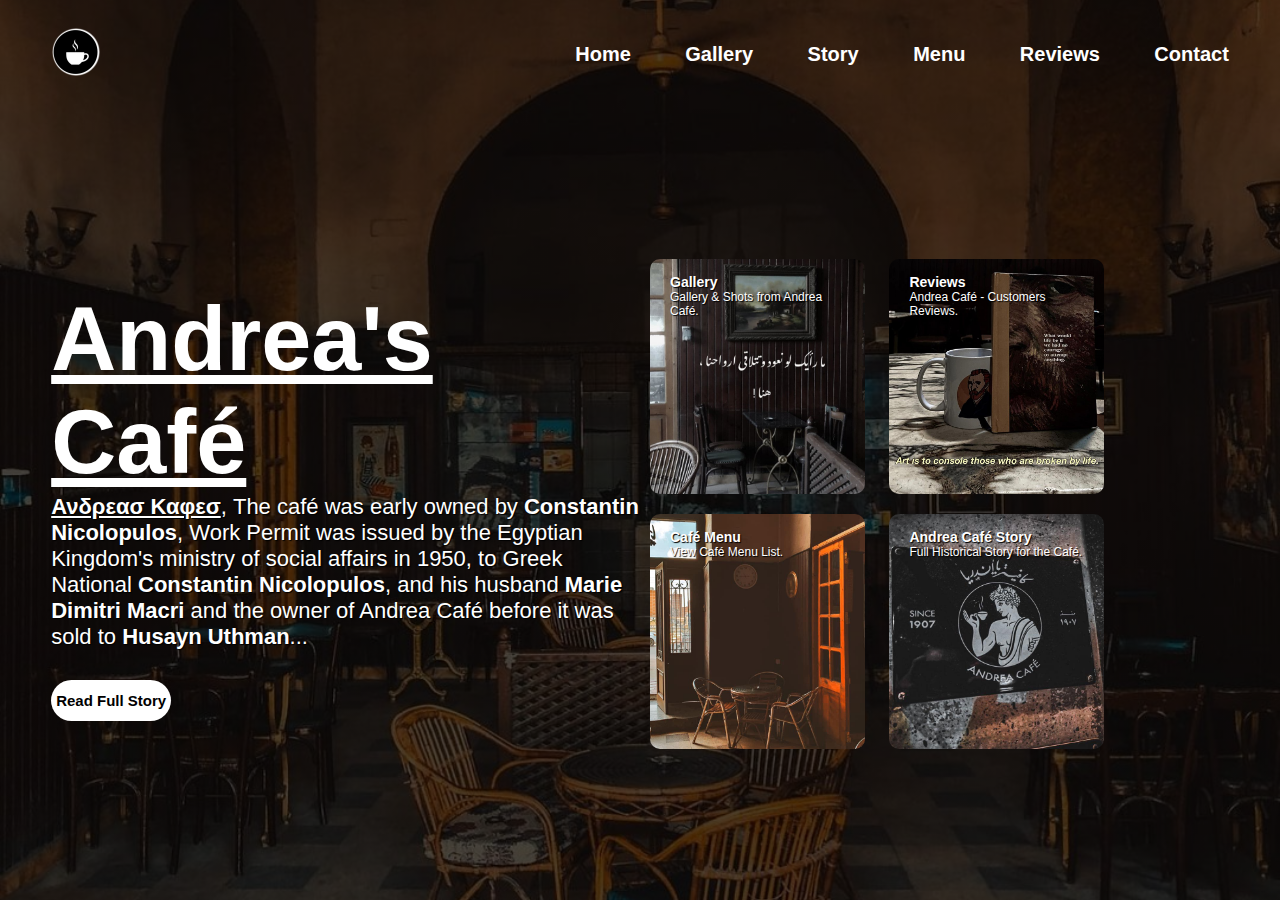
<file: index.html>
<!DOCTYPE html>
<html lang="en">
<html>
   <head>
      <title>Ανδρεασ Καφεσ - Andrea Café</title>
      <link rel="stylesheet" href="assets/css/index.css">
      <link rel="icon" href="assets/img/logo.png" type="image/x-icon">
   </head>
   <body>
      <div class='container'>
         <div class='navbar'>
            <a href='team.html' target="_blank">
            <img class='logo' src='assets/img/logo.png' title="View Our Team!"></a>
            <nav>
               <ul>
                  <b>
                     <li>
                        <a href='index.html' target="_blank" class="nav-link">Home</a>
                     </li>
                     <li>
                        <a href='gallery.html' target="_blank" class="nav-link">Gallery</a>
                     </li>
                     <li>
                        <a href='story.html' target="_blank" class="nav-link">Story</a>
                     </li>
                     <li>
                        <a href='menu.html' target="_blank" class="nav-link">Menu</a>
                     </li>
                     <li>
                        <a href='reviews.html' target="_blank" class="nav-link">Reviews</a>
                     </li>
                     <li>
                        <a href='contact.html' target="_blank" class="nav-link">Contact</a>
                     </li>
                  </b>
               </ul>
            </nav>
         </div>
         <div class='row'>
            <div class='col'>
               <h1><u>Andrea's Café</u></h1>
               <p><b><u>Ανδρεασ Καφεσ</u></b>, The café was early owned by <b>Constantin Nicolopulos</b>, Work Permit was issued by the Egyptian Kingdom's ministry of social affairs in 1950, to Greek National <b>Constantin Nicolopulos</b>, and his husband <b>Marie Dimitri Macri</b> and the owner of Andrea Café before it was sold to <b>Husayn Uthman</b>...</p>
               <button type='button'>
               <a href='story.html' target="_blank"><b>Read Full Story</b></a>
               </button>
            </div>
            <div class='col'>
               <!-- card 1 -->
               <a href='gallery.html' target="_blank" class="card-link">
                  <div class='card card1'>
                     <h5>Gallery</h5>
                     <p>Gallery & Shots from Andrea Café.</p>
                  </div>
               </a>
               <!-- card 2 -->
               <a href='reviews.html' target="_blank" class="card-link">
                  <div class='card card2'>
                     <h5>Reviews</h5>
                     <p>Andrea Café - Customers Reviews.</p>
                  </div>
               </a>
               <!-- card 3 -->
               <a href='menu.html' target="_blank" class="card-link">
                  <div class='card card3'>
                     <h5>Café Menu</h5>
                     <p>View Café Menu List.</p>
                  </div>
               </a>
               <!-- card 4 -->
               <a href='story.html' target="_blank" class="card-link">
                  <div class='card card4'>
                     <h5>Andrea Café Story</h5>
                     <p>Full Historical Story for the Café.</p>
                  </div>
               </a>
            </div>
         </div>
      </div>
   </body>
</html>
</file>
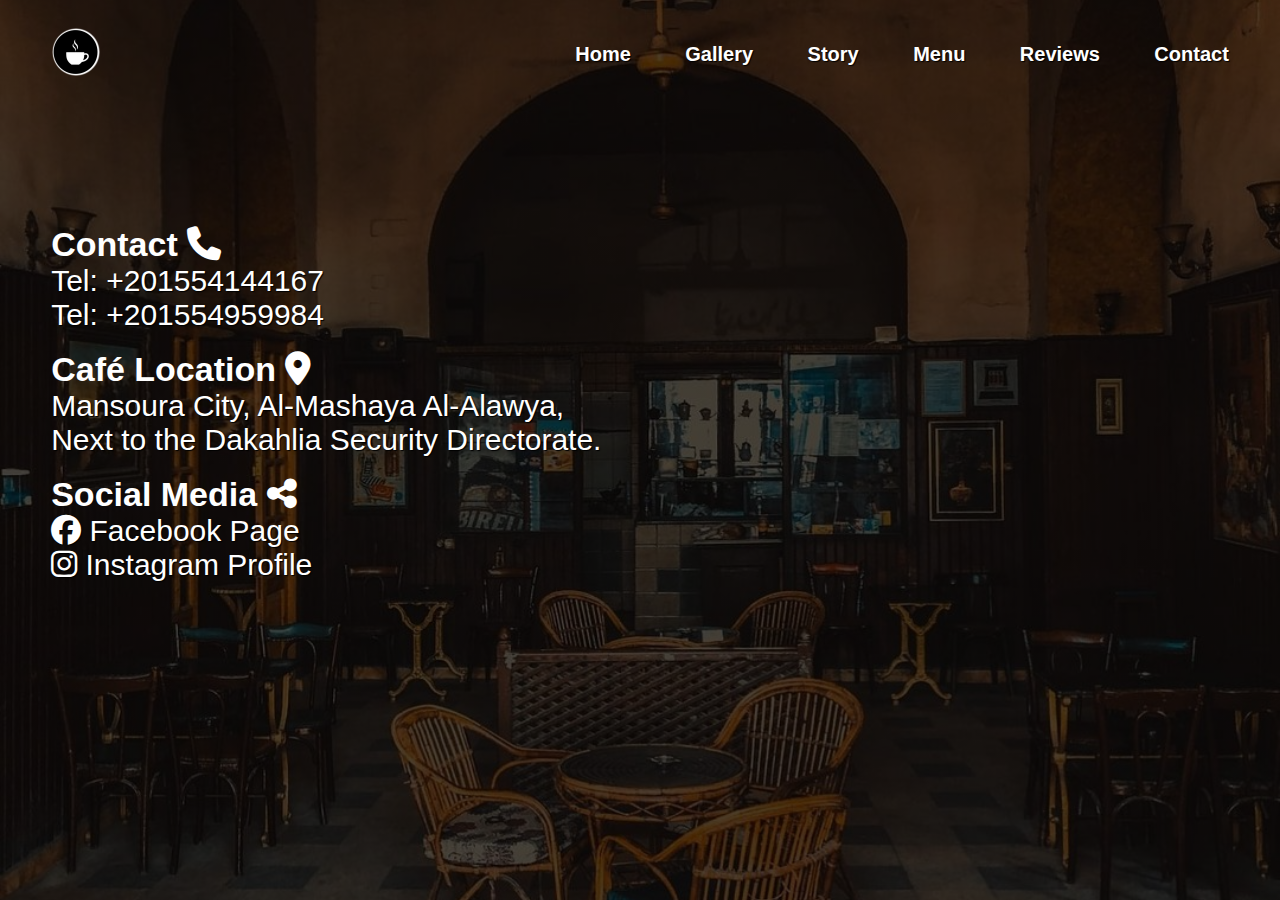
<file: contact.html>
<!DOCTYPE html>
<html lang="en">
   <head>
      <title>Andrea Café - Contact</title>
      <link rel="stylesheet" href="assets/css/contact.css">
      <link rel="stylesheet" href="https://cdnjs.cloudflare.com/ajax/libs/font-awesome/6.2.0/css/all.min.css">
      <link rel="icon" href="assets/img/logo.png" type="image/x-icon">
   </head>
   <body>
      <div class='container'>
      <div class='navbar'>
         <a href='team.html' target="_blank">
         <img class='logo' src='assets/img/logo.png' title="View Our Team!"></a>
         <nav>
            <ul>
               <b>
                  <li>
                     <a href='index.html' target="_blank" class="nav-link">Home</a>
                  </li>
                  <li>
                     <a href='gallery.html' target="_blank" class="nav-link">Gallery</a>
                  </li>
                  <li>
                     <a href='story.html' target="_blank" class="nav-link">Story</a>
                  </li>
                  <li>
                     <a href='menu.html' target="_blank" class="nav-link">Menu</a>
                  </li>
                  <li>
                     <a href='reviews.html' target="_blank" class="nav-link">Reviews</a>
                  </li>
                  <li>
                     <a href='contact.html' target="_blank" class="nav-link">Contact</a>
                  </li>
               </b>
            </ul>
         </nav>
      </div>
      <div class="map">
         <iframe src="https://www.google.com/maps/embed?pb=!1m18!1m12!1m3!1d1709.1271285481857!2d31.37812426662358!3d31.047020641582613!2m3!1f0!2f0!3f0!3m2!1i1024!2i768!4f13.1!3m3!1m2!1s0x14f79dbf48c70003%3A0xffe3323ddfbdd215!2z2YPYp9mB2YrZhyDYo9mG2K_YsdmK2Kc!5e0!3m2!1sen!2seg!4v1680846373082!5m2!1sen!2seg" width="580" height="400" style="border:0;" allowfullscreen="" loading="lazy" referrerpolicy="no-referrer-when-downgrade"></iframe>
      </div>
      <div class="content">
         <h1>Contact <i class="fa-solid fa-phone"></i></h1>
         <p>Tel: +201554144167</p>
         <p>Tel: +201554959984</p>
         <br>
         <h2>Café Location <i class="fa-solid fa-location-dot"></i></h2>
         <p>Mansoura City, Al-Mashaya Al-Alawya,<br>Next to the Dakahlia Security Directorate.</p>
         <br>
         <h3>Social Media <i class="fa-sharp fa-solid fa-share-nodes"></i></h3>
         <ul>
            <li>
               <a href="https://web.facebook.com/Andreacafe0/" target="_blank"><i class="fa-brands fa-facebook"></i> Facebook Page</a>
            </li>
            <li>
               <a href="https://www.instagram.com/andreacafe_0/" target="_blank"><i class="fa-brands fa-instagram"></i> Instagram Profile</a>
            </li>
         </ul>
      </div>
   </body>
</html>
</file>
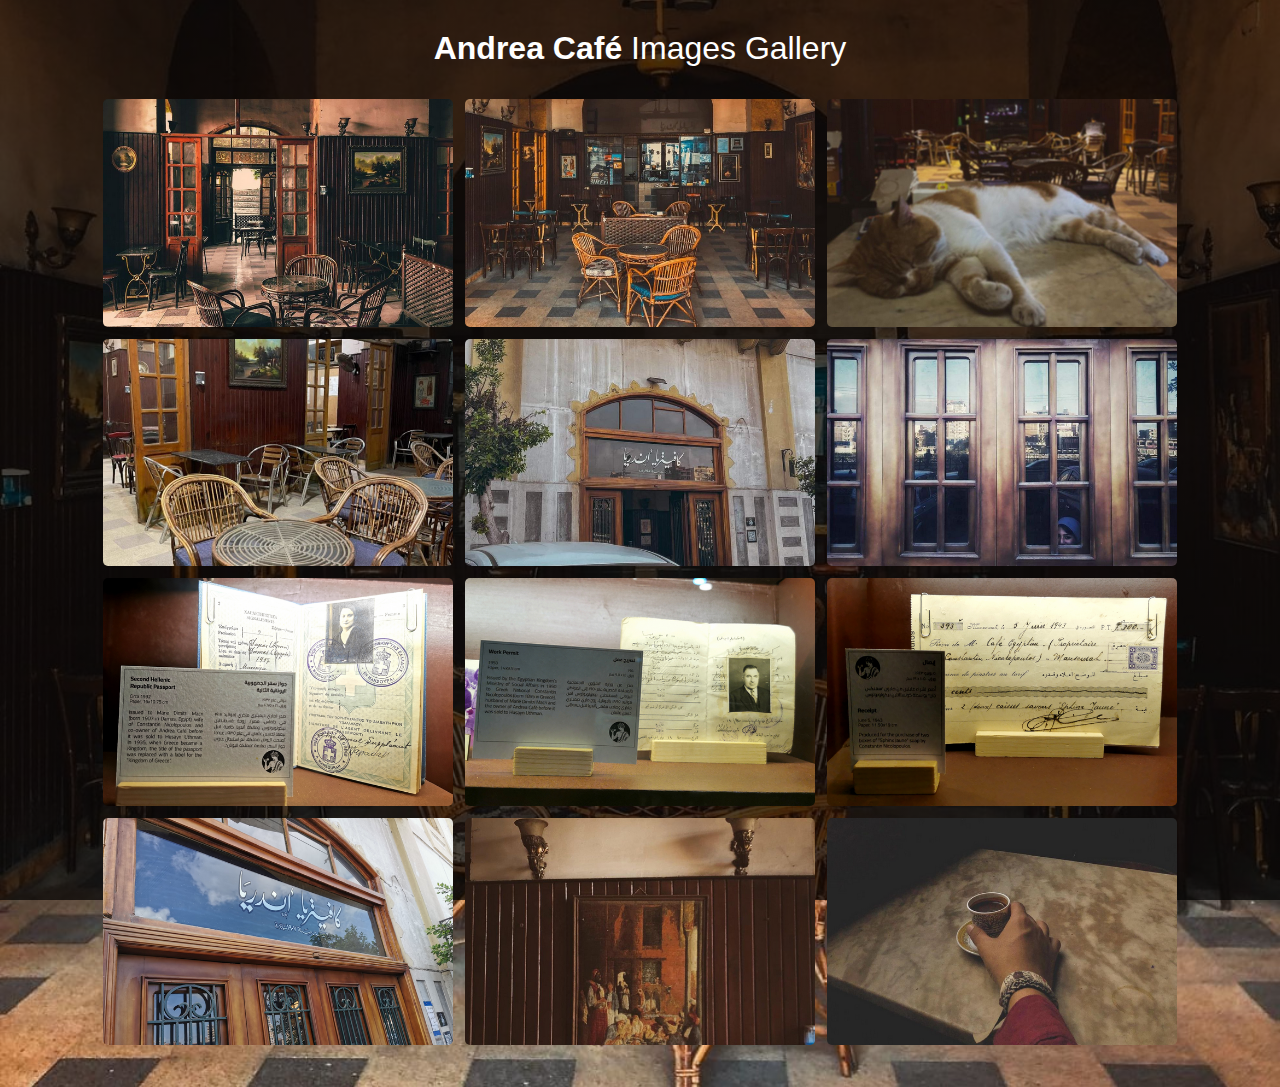
<file: gallery.html>
<!DOCTYPE html>
<html lang="en">
   <head>
      <title>Andrea Café - Gallery</title>
      <link rel="stylesheet" href="assets/css/gallery.css" />
      <link rel="icon" href="assets/img/logo.png" type="image/x-icon">
   </head>
   <body>
      <div class="container">
         <h2 class="heading-text">Andrea Café <span>Images Gallery</span></h2>
         <ul class="image-gallery">
            <li>
               <img src="assets/img/IMG_20230604_1.png" alt="Andrea Café" />
               <div class="overlay"><span>Recent photo of Andrea's Café from inside.</span></div>
            </li>
            <li>
               <img src="assets/img/IMG_20230604_2.png" alt="Andrea Café" />
               <div class="overlay"><span>Recent photo of Andrea's Café from inside.</span></div>
            </li>
            <li>
               <img src="assets/img/IMG_20230604_3.png" alt="Andrea Café" />
               <div class="overlay"><span>Photo of cat sleeping inside Andrea's Café.</span></div>
            </li>
            <li>
               <img src="assets/img/IMG_20230604_4.png" alt="Andrea Café" />
               <div class="overlay"><span>Recent photo of Andrea's Café from inside.</span></div>
            </li>
            <li>
               <img src="assets/img/IMG_20230604_5.png" alt="Andrea Café" />
               <div class="overlay"><span>Recent photo of Andrea's Café from outside.</span></div>
            </li>
            <li>
               <img src="assets/img/IMG_20230604_6.png" alt="Andrea Café" />
               <div class="overlay"><span>Portrait of a smiling girl in front of Café.</span></div>
            </li>
            <li>
               <img src="assets/img/IMG_20230604_7.png" alt="Andrea Café" />
               <div class="overlay"><span>Marie Dimitri Macri Passport.</span></div>
            </li>
            <li>
               <img src="assets/img/IMG_20230604_8.png" alt="Andrea Café" />
               <div class="overlay"><span>Constantin Nicolopulos Passport.</span></div>
            </li>
            <li>
               <img src="assets/img/IMG_20230604_9.png" alt="Andrea Café" />
               <div class="overlay"><span>Receipt produced for purchase of two boxes of "Sphinx Jaune" soap.</span></div>
            </li>
            <li>
               <img src="assets/img/IMG_20230604_10.png" alt="Andrea Café" />
               <div class="overlay"><span>Recent photo of Andrea's Café from outside.</span></div>
            </li>
            <li>
               <img src="assets/img/IMG_20230604_11.png" alt="Andrea Café" />
               <div class="overlay"><span>A painting on one of the walls of Andrea Café.</span></div>
            </li>
            <li>
               <img src="assets/img/IMG_20230604_12.png" alt="Andrea Café" />
               <div class="overlay"><span>Girl portraying streak in Café.</span></div>
            </li>
         </ul>
      </div>
   </body>
</html>
</file>
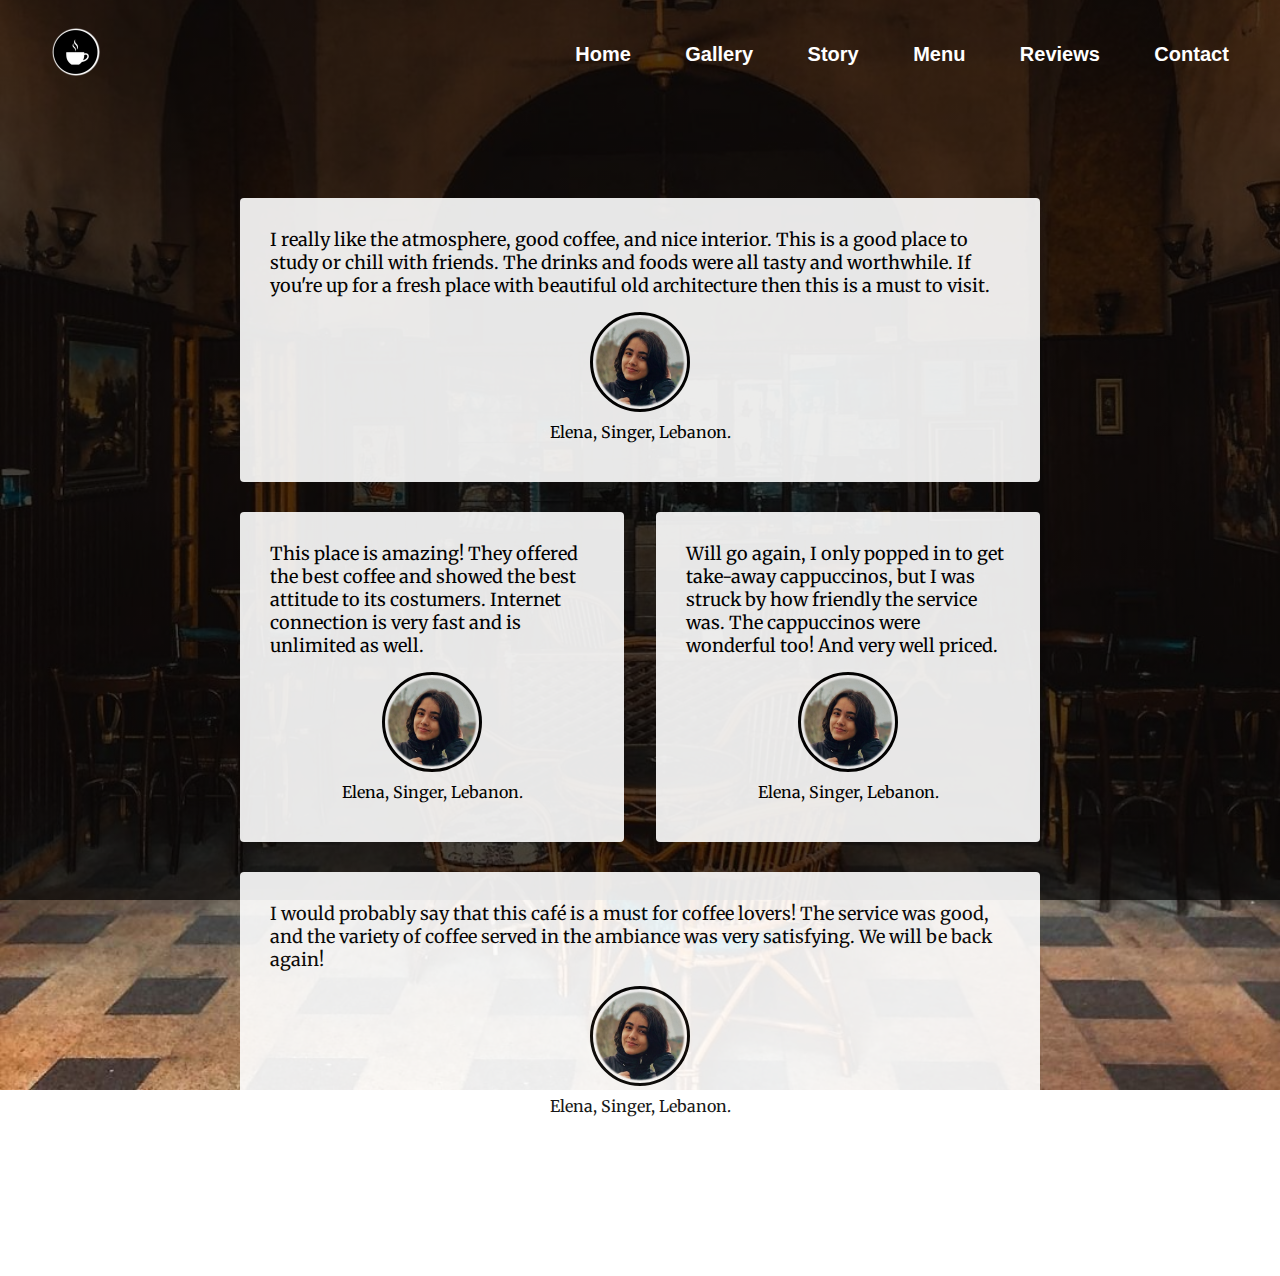
<file: reviews.html>
<!DOCTYPE html>
<html lang="en">
   <head>
      <title>Andrea Café - Reviews</title>
      <link rel="stylesheet" href="assets/css/reviews.css">
      <link href="https://fonts.googleapis.com/css2?family=Lato:wght@400;700&display=swap" rel="stylesheet">
      <link href="https://fonts.googleapis.com/css2?family=Merriweather:ital,wght@1,700&display=swap" rel="stylesheet">
      <link rel="icon" href="assets/img/logo.png" type="image/x-icon">
   </head>
   <body>
      <div class='container'>
      <div class='navbar'>
         <a href='team.html' target="_blank">
         <img class='logo' src='assets/img/logo.png' title="View Our Team!"></a>
         <nav>
            <ul>
               <b>
                  <li>
                     <a href='index.html' target="_blank" class="nav-link">Home</a>
                  </li>
                  <li>
                     <a href='gallery.html' target="_blank" class="nav-link">Gallery</a>
                  </li>
                  <li>
                     <a href='story.html' target="_blank" class="nav-link">Story</a>
                  </li>
                  <li>
                     <a href='menu.html' target="_blank" class="nav-link">Menu</a>
                  </li>
                  <li>
                     <a href='reviews.html' target="_blank" class="nav-link">Reviews</a>
                  </li>
                  <li>
                     <a href='contact.html' target="_blank" class="nav-link">Contact</a>
                  </li>
               </b>
            </ul>
         </nav>
      </div>
      <section class="reviewers">
      <div class="t_wrapper">
      <div class="item">
         <blockquote>
            I really like the atmosphere, good coffee, and nice interior. This is a good place to study or chill with friends. The drinks and foods were all tasty and worthwhile. If you're up for a fresh place with beautiful old architecture then this is a must to visit.
         </blockquote>
         <img src="assets/img/elena-review.png" alt="photo">
         <p>Elena, Singer, Lebanon.</p>
      </div>
      <!-- .item -->
      <div class="two-col-reviewers">
         <div class="item">
            <blockquote>
                This place is amazing! They offered the best coffee and showed the best attitude to its costumers. Internet connection is very fast and is unlimited as well.
            </blockquote>
            <img src="assets/img/elena-review.png" alt="photo">
            <p>Elena, Singer, Lebanon.</p>
         </div>
         <div class="item">
            <blockquote>
                Will go again, I only popped in to get take-away cappuccinos, but I was struck by how friendly the service was. The cappuccinos were wonderful too! And very well priced.
            </blockquote>
            <img src="assets/img/elena-review.png" alt="photo">
            <p>Elena, Singer, Lebanon.</p>
         </div>
      </div>
      <div class="one-col">
         <div class="item gradient">
            <blockquote>
                I would probably say that this café is a must for coffee lovers! The service was good, and the variety of coffee served in the ambiance was very satisfying. We will be back again!
            </blockquote>
            <img src="assets/img/elena-review.png" alt="photo">
            <p>Elena, Singer, Lebanon.</p>
         </div>
      </div>
   </body>
</html>
</file>
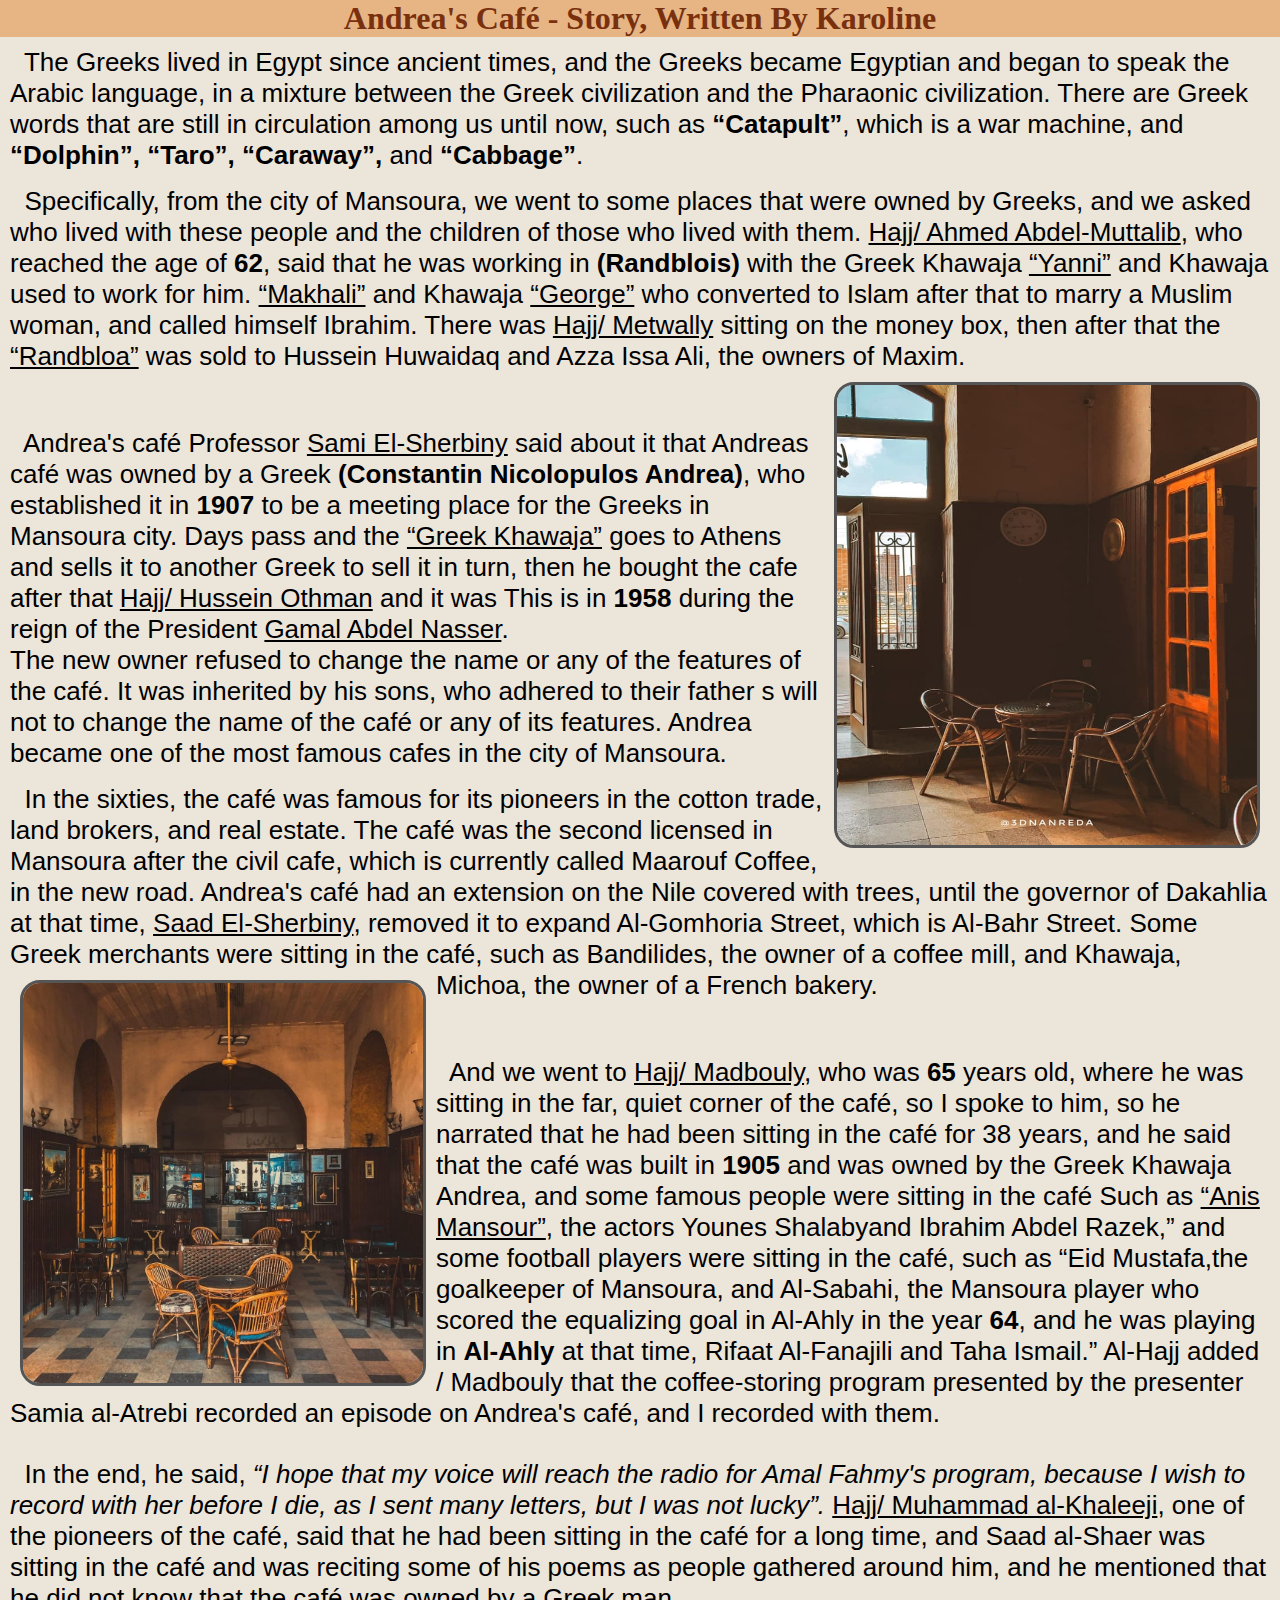
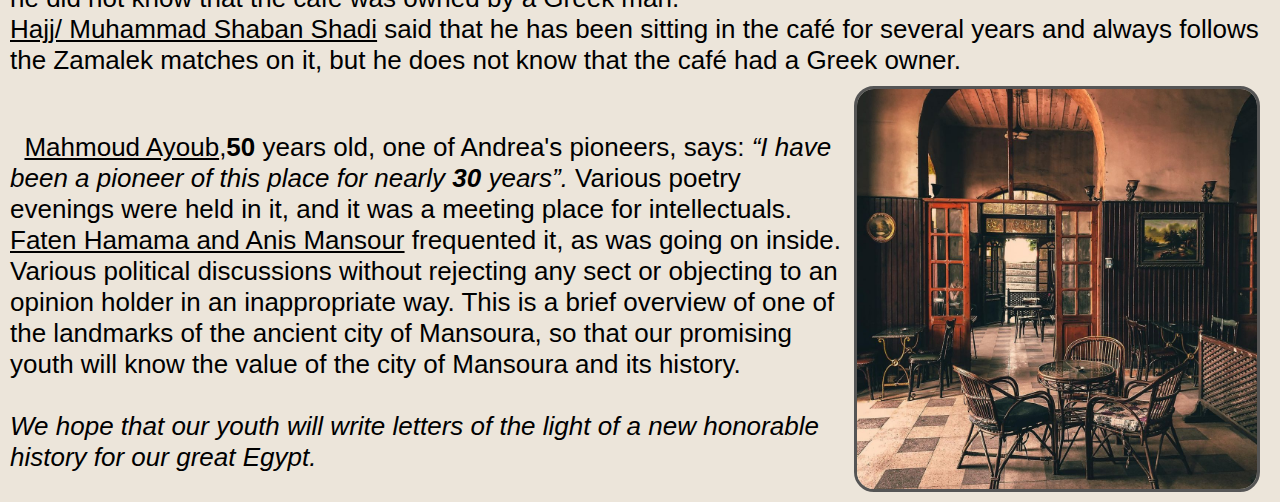
<file: story.html>
<!DOCTYPE html>
<html lang="en">
<html>
   <head>
      <title>Andrea Café - Story</title>
      <link rel="stylesheet" href="assets/css/story.css">
      <link rel="icon" href="assets/img/logo.png" type="image/x-icon">
   </head>
   <body>
      <h1>Andrea's Café - Story, Written By Karoline</h1>
      <p>
         &nbsp;
         The Greeks lived in Egypt since ancient times, and the Greeks became Egyptian and began to speak the Arabic language,
         in a mixture between the Greek civilization and the Pharaonic civilization.
         There are Greek words that are still in circulation among us until now, such as <b>“Catapult”</b>,
         which is a war machine, and <b>“Dolphin”, “Taro”, “Caraway”,</b> and <b>“Cabbage”</b>.
      </p>
      <p>
         &nbsp;
         Specifically, from the city of Mansoura, we went to some places that were owned by Greeks, and we asked who lived with
         these people and the children of those who lived with them. <u>Hajj/ Ahmed Abdel-Muttalib</u>, who reached the age of <b>62</b>,
         said that he was working in <b>(Randblois)</b> with the Greek Khawaja <u>“Yanni”</u> and Khawaja used to work for him. <u>“Makhali”</u> and
         Khawaja <u>“George”</u> who converted to Islam after that to marry a Muslim woman, and called himself Ibrahim.
         There was <u>Hajj/ Metwally</u> sitting on the money box, then after that the <u>“Randbloa”</u> was sold to Hussein Huwaidaq
         and Azza Issa Ali, the owners of Maxim.
         <img src="assets/img/260521283_4833947196650476_807363168975140527_n.jpg" width="420" height="460" alt="Andrea Café" style="float: right;">
      </p>
      <br><br>
      <p>
         &nbsp;
         Andrea's café Professor <u>Sami El-Sherbiny</u> said about it that Andreas café was owned by a Greek
         <b>(Constantin Nicolopulos Andrea)</b>, who established it in <b>1907</b> to be a meeting place for the Greeks in Mansoura city.
         Days pass and the <u>“Greek Khawaja”</u> goes to Athens and sells it to another Greek to sell it in turn,
         then he bought the cafe after that <u>Hajj/ Hussein Othman</u> and it was This is in <b>1958</b> during the
         reign of the President <u>Gamal Abdel Nasser</u>.<br> The new owner refused to change the name or any
         of the features of the café. It was inherited by his sons, who adhered to their father s will not to
         change the name of the café or any of its features. Andrea became one of the most famous cafes in
         the city of Mansoura.
      </p>
      <p>
         &nbsp;
         In the sixties, the café was famous for its pioneers in the cotton trade, land brokers, and real estate.
         The café was the second licensed in Mansoura after the civil cafe, which is currently called Maarouf Coffee,
         in the new road. Andrea's café had an extension on the Nile covered with trees, until the governor of Dakahlia
         at that time, <u>Saad El-Sherbiny</u>, removed it to expand Al-Gomhoria Street, which is Al-Bahr Street.
         Some Greek merchants were sitting in the café, such as Bandilides, the owner of a coffee mill, and Khawaja, Michoa,
         the owner of a French bakery.
         <img src="assets/img/242213976_1465445180501957_6676901924019903320_n.jpg" width="400" height="400" alt="Andrea Café" style="float: left;">
      </p>
      <br><br>
      <p>
         &nbsp;
         And we went to <u>Hajj/ Madbouly</u>, who was <b>65</b> years old, where he was sitting in the far,
         quiet corner of the café, so I spoke to him, so he narrated that
         he had been sitting in the café for 38 years, and he said
         that the café was built in <b>1905</b> and was owned by the Greek Khawaja Andrea,
         and some famous people were sitting in the café Such as <u>“Anis Mansour”</u>,
         the actors Younes Shalabyand Ibrahim Abdel Razek,” and some football players were sitting
         in the café, such as “Eid Mustafa,the goalkeeper of Mansoura, and Al-Sabahi,
         the Mansoura player who scored the equalizing goal in Al-Ahly
         in the year <b>64</b>,
         and he was playing in <b>Al-Ahly</b> at that time,
         Rifaat Al-Fanajili and Taha Ismail.” Al-Hajj added / Madbouly that the coffee-storing program presented
         by the presenter Samia al-Atrebi recorded an episode on Andrea's café, and I recorded with them.
      <p>
      <p>&nbsp;
         In the end, he said, <i>“I hope that my voice will reach the radio for Amal Fahmy's program,
         because I wish to record with her before I die, as I sent many letters,
         but I was not lucky”.</i> <u>Hajj/ Muhammad al-Khaleeji</u>, one of the pioneers of the café,
         said that he had been sitting in the café for a long time, and Saad al-Shaer was sitting
         in the café and was reciting some of his poems as people gathered around him, and he mentioned
         that he did not know that the café was owned by a Greek man.<br>
         <u>Hajj/ Muhammad Shaban Shadi</u> said that he has been sitting in the café for several years and always follows the Zamalek
         matches on it, but he does not know that the café had a Greek owner.
         <img src="assets/img/242203941_148814350778595_4465509482364235827_n.jpg" width="400" height="400" alt="Andrea Café" style="float: right;">
      </p>
      <br><br>
      <p>
         &nbsp;
         <u>Mahmoud Ayoub</u>,<b>50</b> years old, one of Andrea's pioneers, says: <i>“I have been a pioneer
         of this place for nearly <b>30</b> years”.</i> Various poetry evenings were held in it, and it was a meeting
         place for intellectuals. <u>Faten Hamama and Anis Mansour</u> frequented it, as was going on inside.
         Various political discussions without rejecting any sect or objecting to an opinion holder in an
         inappropriate way. This is a brief overview of one of the landmarks of the ancient city of Mansoura,
         so that our promising youth will know the value of the city of Mansoura and its history.<br><br>
         <i>We hope that our youth will write letters of the light of a new honorable history for our great Egypt.</i>
      </p>
   </body>
</html>
</file>
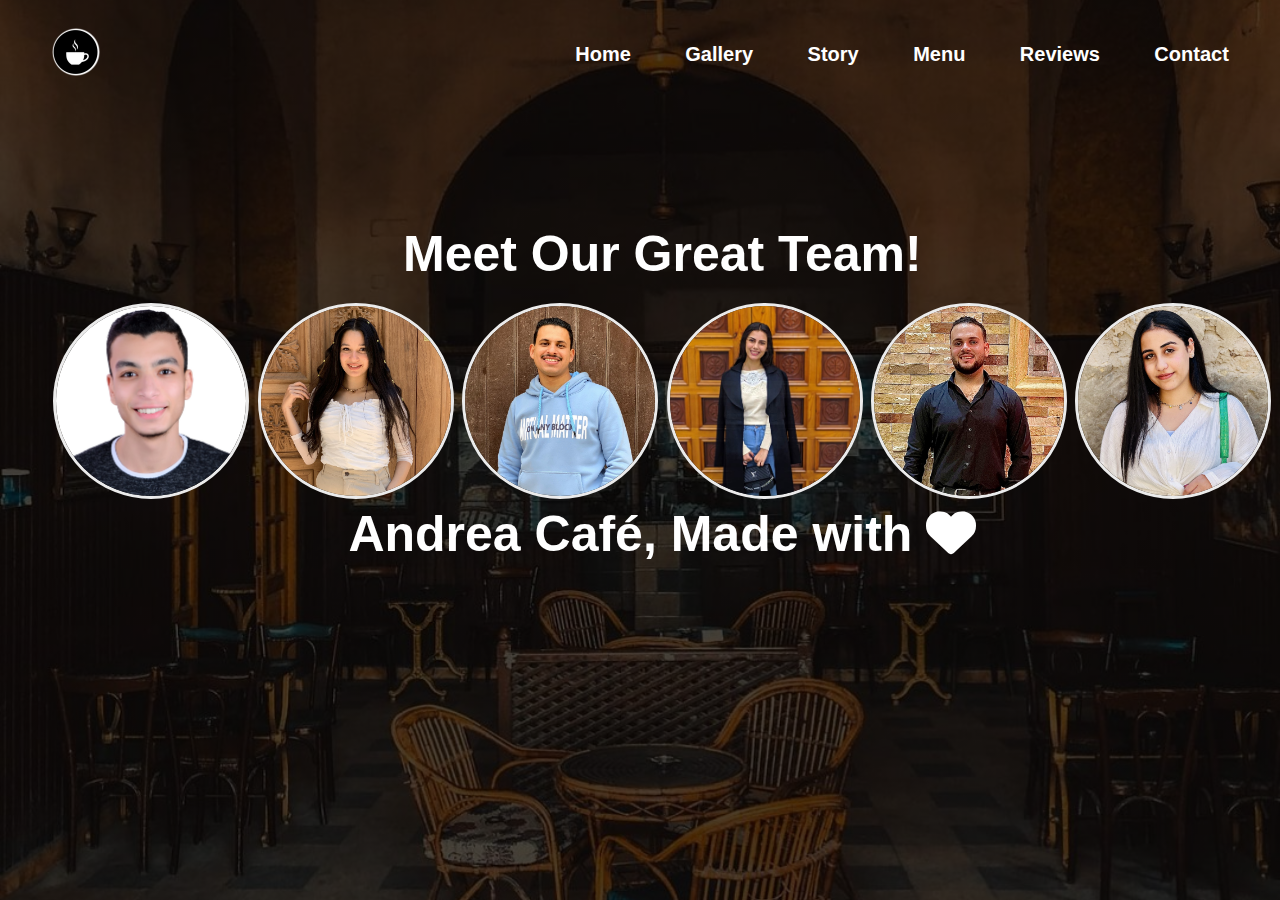
<file: team.html>
<!DOCTYPE html>
<html lang="en">
<html>
   <head>
      <title>Andrea Café - IT Project Team</title>
      <link rel="stylesheet" href="assets/css/team.css">
      <link rel="stylesheet" href="https://cdnjs.cloudflare.com/ajax/libs/font-awesome/6.2.0/css/all.min.css">
      <link rel="icon" href="assets/img/logo.png" type="image/x-icon">
   </head>
   <body>
      <div class='container'>
      <div class='navbar'>
         <a href='team.html' target="_blank">
         <img class='logo' src='assets/img/logo.png' title="View Our Team!"></a>
         <nav>
            <ul>
               <b>
                  <li>
                     <a href='index.html' target="_blank" class="nav-link">Home</a>
                  </li>
                  <li>
                     <a href='gallery.html' target="_blank" class="nav-link">Gallery</a>
                  </li>
                  <li>
                     <a href='story.html' target="_blank" class="nav-link">Story</a>
                  </li>
                  <li>
                     <a href='menu.html' target="_blank" class="nav-link">Menu</a>
                  </li>
                  <li>
                     <a href='reviews.html' target="_blank" class="nav-link">Reviews</a>
                  </li>
                  <li>
                     <a href='contact.html' target="_blank" class="nav-link">Contact</a>
                  </li>
               </b>
            </ul>
         </nav>
      </div>
      <div class="content">
      <h1>Meet Our Great Team!</h1>
      <br>
      <!--Amr Bedir-->
      <img alt="Amr Bedir" class='teammate' src="assets/img/amr-min.jpg" title="Amr Bedir Taher, Section 14">
      <!--Amr Bedir End-->
      <!--Christine Amir-->
      <img alt="Christine Amir" class='teammate' src="assets/img/christine2-min.jpg" title="Christine Amir Sabry, Section 15">
      <!--Christine Amir End-->
      <!--Kareem Gomaa-->
      <img alt="Kareem Gomaa" class='teammate' src="assets/img/kareem-min.jpg" title="Kareem Mohamed Gomaa, Section 15">
      <!--Kareem Gomaa End-->
      <!--Karoline Roshdy-->
      <img alt="Karoline Roshdy" class='teammate' src="assets/img/karoline-min.jpg" title="Karoline Roshdy Makary, Section 15">
      <!--Karoline Roshdy End-->
      <!-- Kerelous Raouf-->
      <img alt=" Kerelous Raouf" class='teammate' src="assets/img/kerolous-min.jpg" title=" Kerelous Raouf Atef, Section 14">
      <!-- Kerelous Raouf End-->
      <!--Madonna Ebrahim-->
      <img alt="Madonna Ebrahim" class='teammate' src="assets/img/madonna-min.jpg" title="Madonna Ebrahim Wahba, Section 15">
      <!--Madonna Ebrahim End-->
      <br>
      <h2>Andrea Café, Made with <i class="fa-solid fa-heart"></i></h2>
      <br>
      </div>
   </body>
</html>
</file>
<file: assets/css/index.css>
*{
     margin: 0;
     padding: 0;
     font-family: 'Roboto', sans-serif;
}
 .container{
     width: 100%;
     height: 100vh;
     background-image: linear-gradient(rgb(0,0,0,0.7),rgb(0,0,0,0.7)),url(../img/242213976_1465445180501957_6676901924019903320_n.jpg);
     background-position: center;
     background-size: cover;
     padding-left: 4%;
     padding-right: 4%;
     box-sizing: border-box;
}
 .navbar {
     height: 12%;
     display: flex;
     align-items: center;
}
 .logo{
     width: 50px;
}
 nav{
     flex: 1;
     text-align: right;
}
 nav ul li{
     list-style: none;
     display: inline-block;
     margin-left: 50px;
}
 nav ul li a{
     text-decoration: none;
     color: #fff;
     font-size: 20px;
}
.nav-link:hover{
     text-decoration: underline;
}
 .row{
     display: flex;
     height: 88%;
     align-items: center;
}
 .col{
     flex-basis: 50%;
}
 h1{
     color: #fff;
     font-size: 90px;
}
 p{
     color: #fff;
     font-size: 22px;
     text-shadow: 1px 1px 1px #000000;
}
 button{
     width: 120px;
     color: #000;
     font-size: 15px;
     padding: 12px 0;
     background: #fff;
     border: 0;
     border-radius: 25px;
     outline: none;
     margin-top: 30px;
}
 button a{
     text-decoration: none;
     color: #000000;
}
 .card{
     width: 215px;
     height: 235px;
     display: inline-block;
     border-radius: 10px;
     padding: 15px 20px;
     box-sizing: border-box;
     margin: 10px 10px;
     background-position: center;
     background-size: cover;
     transition: transform 0.2s;
}
.card-link{
text-decoration: none;
}
 .card1{
     background-image: url(../img/242798930_293959438778719_596184943903340707_n.jpg);
}
 .card2{
     background-image: url(../img/242472784_573580530746518_7001989973908534537_n.jpg);
}
 .card3{
     background-image: url(../img/260521283_4833947196650476_807363168975140527_n.jpg);
}
 .card4{
     background-image: url(../img/273447012_5099301376781722_6261854731044602375_n.jpg);
}
 .card:hover{
     transform: translateX(-6px) translateY(-6px) translateZ(-6px);
}
 h5{
     font-size: 14px;
     color: #fff;
     text-shadow: 1px 1px 1px #000000;
}
 .card p{
     text-shadow: 1px 1px 1px #000000;
     font-size: 12px;
}
</file>
<file: assets/css/contact.css>
*{
    margin: 0;
    padding: 0;
    font-family: 'Roboto', sans-serif;
}
body{
    background-image: linear-gradient(rgb(0,0,0,0.7),rgb(0,0,0,0.7)),url(../img/242213976_1465445180501957_6676901924019903320_n.jpg)!important;
    background-position: center center!important;
    background-size: cover!important;
    background-repeat: no-repeat!important;
    background-attachment: fixed!important;
}
.container{
    width: 100%;
    height: 100vh;
    padding-left: 4%;
    padding-right: 4%;
    box-sizing: border-box;
}
.navbar {
    height: 12%;
    display: flex;
    align-items: center;
}
.logo{
    width: 50px;
}
nav{
    flex: 1;
    text-align: right;
}
nav ul li{
    list-style: none;
    display: inline-block;
    margin-left: 50px;
}
nav ul li a{
    text-decoration: none;
    color: #fff;
    font-size: 20px;
}
.nav-link:hover{
    text-decoration: underline;
}
.map{
    position: sticky;
    text-align: right;
    top: 25%;
}
.content{
    position: absolute;
    text-align: left;
    top: 25%;
}
h1,h2,h3{
    color: #fff;
    font-size: 34px;
}
p,ul a{
    text-decoration: none;
    color: #fff;
    font-size: 30px;
    text-shadow: 1px 1px 1px black;
}
ul {
    list-style-type: none;
    margin: 0;
    padding: 0;
}
</file>
<file: assets/css/gallery.css>
* {
  margin: 0;
  padding: 0;
  box-sizing: border-box;
}
body {
  font-family: "Segoe UI", Tahoma, Geneva, Verdana, sans-serif;
  background-image: linear-gradient(rgb(0,0,0,0.7),rgb(0,0,0,0.7)),url(../img/242213976_1465445180501957_6676901924019903320_n.jpg)!important;
  background-position: center center!important;
  background-size: cover!important;
  background-repeat: no-repeat!important;
  background-attachment: fixed!important;
}
.container {
  padding: 30px 5%;
}
.heading-text {
  margin-bottom: 2rem;
  font-size: 2rem;
  text-align: center;
  color: white;
}
.heading-text span {
  font-weight: 100;
}
ul {
  list-style: none;
}
.image-gallery {
  display: flex;
  flex-wrap: wrap;
  justify-content: center;
  gap: 12px;
}
.image-gallery li {
  flex-basis: 350px;
  position: relative;
  cursor: pointer;
}
.image-gallery::after {
  content: "";
  flex-basis: 350px;
}
.image-gallery li img {
  object-fit: cover;
  max-width: 100%;
  height: auto;
  vertical-align: middle;
  border-radius: 5px;
}
.overlay {
  position: absolute;
  width: 100%;
  height: 100%;
  background: rgba(57, 57, 57, 0.502);
  top: 0;
  left: 0;
  transform: scale(0);
  transition: all 0.2s 0.1s ease-in-out;
  color: #fff;
  border-radius: 5px;
 /* Center Overlay Text */
  display: flex;
  align-items: center;
  justify-content: center;
}
/* Overlay Hover */
.image-gallery li:hover .overlay {
  transform: scale(1);
}
</file>
<file: assets/css/reviews.css>
*{
  margin: 0;
  padding: 0;
  font-family: 'Roboto', sans-serif;
  -webkit-box-sizing: border-box;
  box-sizing: border-box;
}
body{
  background-image: linear-gradient(rgb(0,0,0,0.7),rgb(0,0,0,0.7)),url(../img/242213976_1465445180501957_6676901924019903320_n.jpg)!important;
  background-position: center center!important;
  background-size: cover!important;
  background-repeat: no-repeat!important;
  background-attachment: fixed!important;
  margin: 0;
  padding: 0;
  font-family: 'Roboto', sans-serif;
  font-weight: 400;
}
.container{
  width: 100%;
  height: 100vh;
  padding-left: 4%;
  padding-right: 4%;
  box-sizing: border-box;
}
.navbar {
  height: 12%;
  display: flex;
  align-items: center;
}
.logo{
  width: 50px;
}
nav{
  flex: 1;
  text-align: right;
}
nav ul li{
  list-style: none;
  display: inline-block;
  margin-left: 50px;
}
nav ul li a{
  text-decoration: none;
  color: #fff;
  font-size: 20px;
}
.nav-link:hover{
  text-decoration: underline;
}
blockquote {
  margin: 0;
  font-family: 'Merriweather', serif;
  font-size: 1.125rem;
  color: #000000;
  margin: 0 0 15px;
}
img {
  max-width: 100%;
}
h1, h2, h3, h4, h5, h6 {
  margin: 0;
}
p {
  margin: 10px 0;
  font-family: 'Merriweather', serif;
}
.reviewers {
  padding: 90px 15px;
}
.reviewers .t_wrapper {
  max-width: 800px;
  margin: 0 auto;
}
.reviewers .t_wrapper .item {
  background-color: #FFFFFF;
  padding: 30px;
  border-radius: 4px;
  margin: 0 0 30px;
  opacity: 90%;
}
.reviewers .t_wrapper .item img {
  max-width: 100px;
  display: block;
  margin: 0 auto;
  border: 3px solid #000000;
  border-radius: 50%;
}
.reviewers .t_wrapper .item p {
  text-align: center;
}
@media (min-width: 768px) {
  .reviewers .t_wrapper .two-col-reviewers {
      display: -webkit-box;
      display: -ms-flexbox;
      display: flex;
      -webkit-box-pack: justify;
      -ms-flex-pack: justify;
      justify-content: space-between;
 }
  .reviewers .t_wrapper .two-col-reviewers .item {
      -ms-flex-preferred-size: 48%;
      flex-basis: 48%;
 }
}
</file>
<file: assets/css/story.css>
body{
    margin: 0;
    padding: 0;
    background-color: rgb(236, 229, 218);
}
h1{
   margin: 0;
   padding: 0;
   background-color: rgb(231, 180, 131);
   color: rgb(121, 48, 14);
   text-align: center;
}
p{
    font-family: 'Roboto', sans-serif;
    font-size: 26px;
    margin: 5px;
    padding: 5px;
}
img{
    margin: 10px 10px 10px 10px;
    border: 3px solid #555;
    border-radius: 20px;
}
</file>
<file: assets/css/team.css>
*{
    margin: 0;
    padding: 0;
    font-family: 'Roboto', sans-serif;
}
body{
    background-image: linear-gradient(rgb(0,0,0,0.7),rgb(0,0,0,0.7)),url(../img/242213976_1465445180501957_6676901924019903320_n.jpg)!important;
    background-position: center center!important;
    background-size: cover!important;
    background-repeat: no-repeat!important;
    background-attachment: fixed!important;
}
.teammate{
    border-color: #ebebeb;
    border-image-outset: initial;
    border-image-repeat: initial;
    border-image-slice: initial;
    border-image-source: initial;
    border-image-width: initial;
    border-radius: 100%;
    border-style: solid;
    border-width: 3px;
    display: inline-flex;
    margin: 2px;
    width: 190px;
}
.container{
    width: 100%;
    height: 100vh;
    padding-left: 4%;
    padding-right: 4%;
    box-sizing: border-box;
}
.content{
    position: absolute;
    text-align: center;
    top: 25%;
}
.navbar {
    height: 12%;
    display: flex;
    align-items: center;
}
.logo{
    width: 50px;
}
nav{
    flex: 1;
    text-align: right;
}
nav ul li{
    list-style: none;
    display: inline-block;
    margin-left: 50px;
}
nav ul li a{
    text-decoration: none;
    color: #fff;
    font-size: 20px;
}
.nav-link:hover{
    text-decoration: underline;
}
h1,h2{
    color: #fff;
    font-size: 50px;
}
</file>
